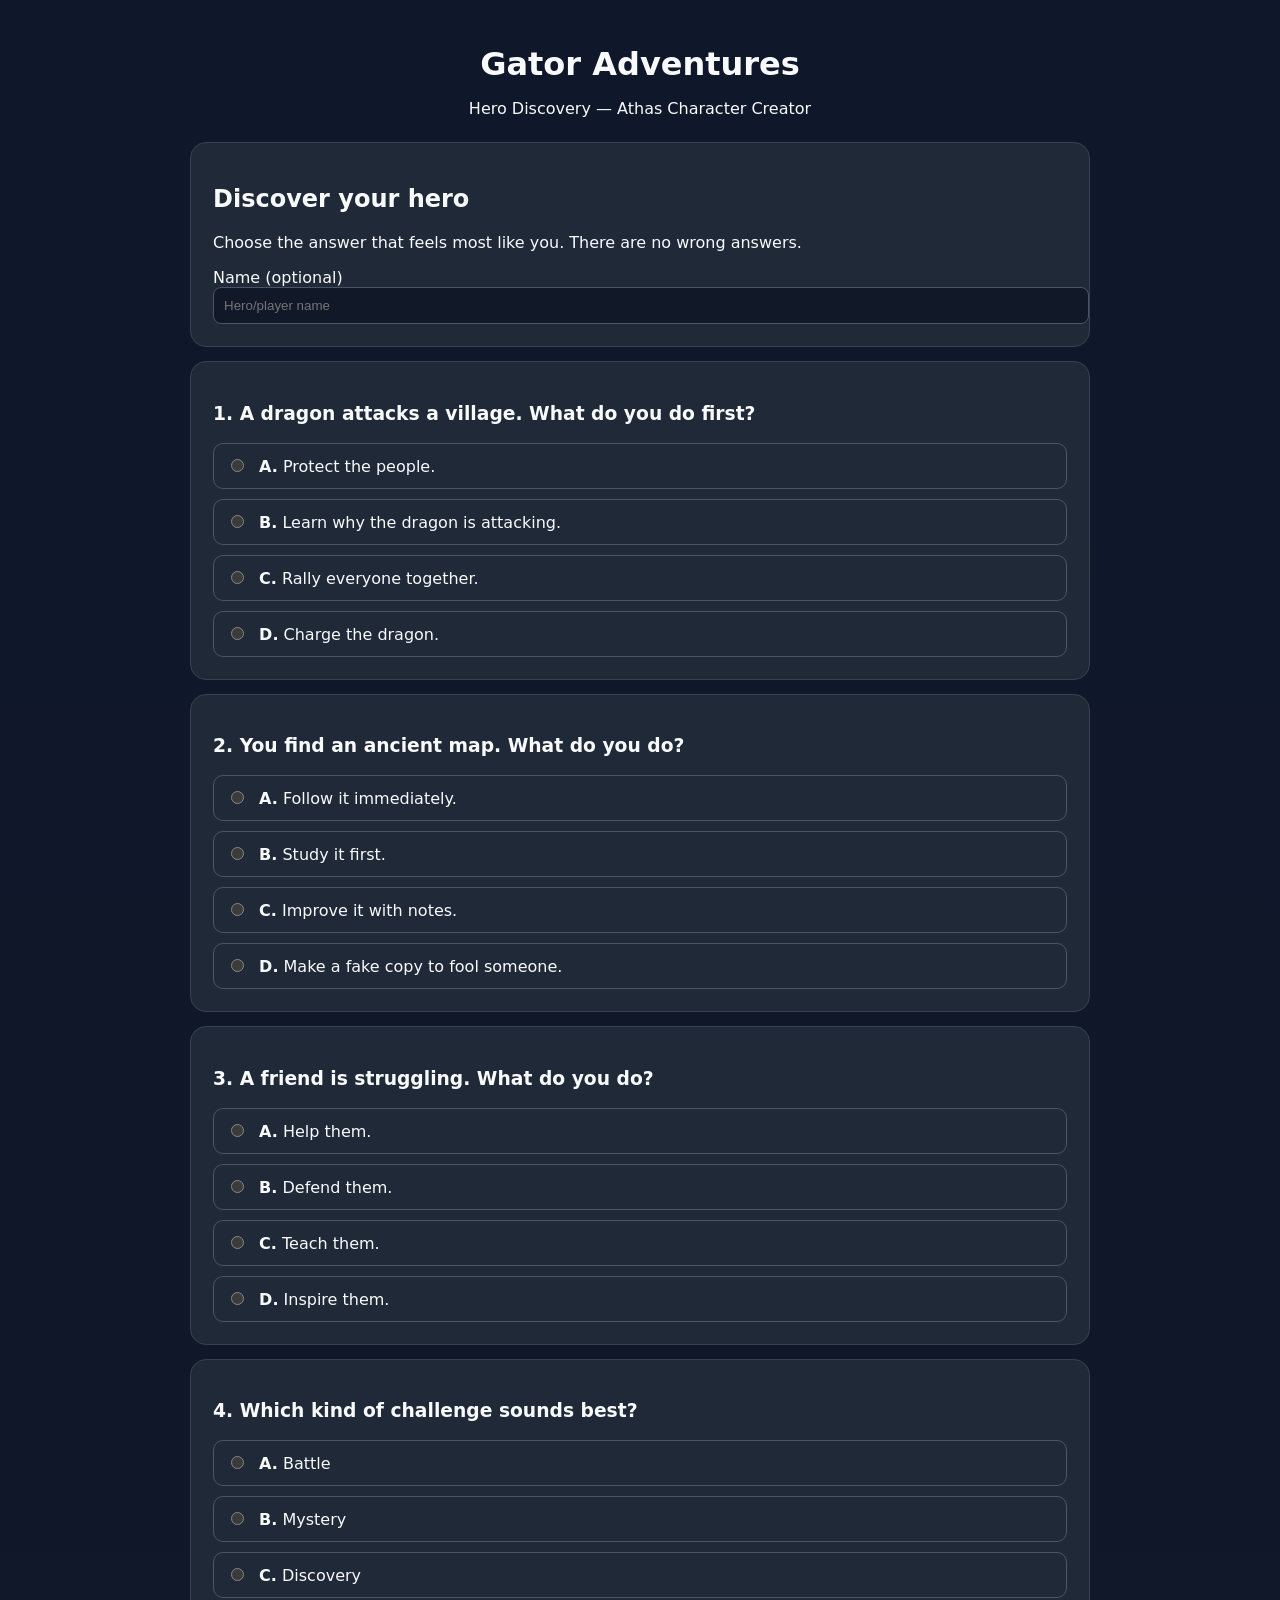
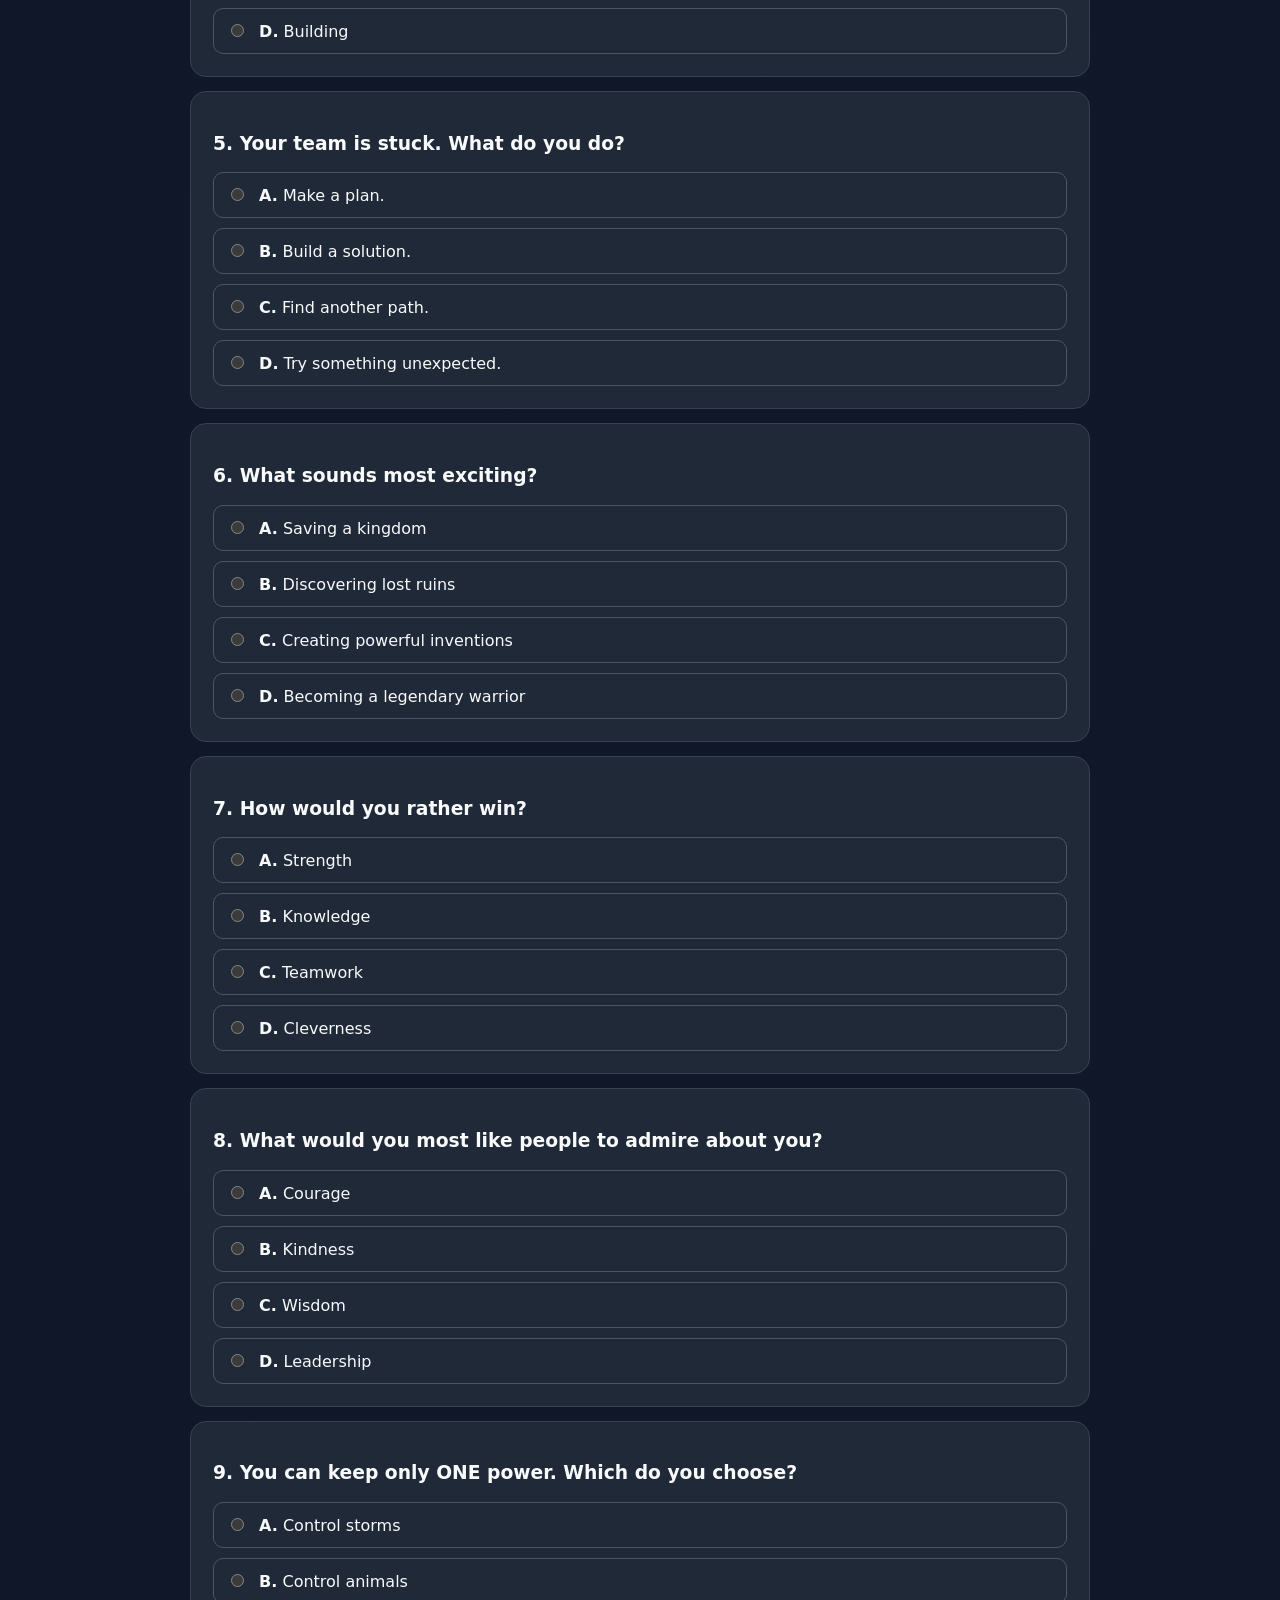
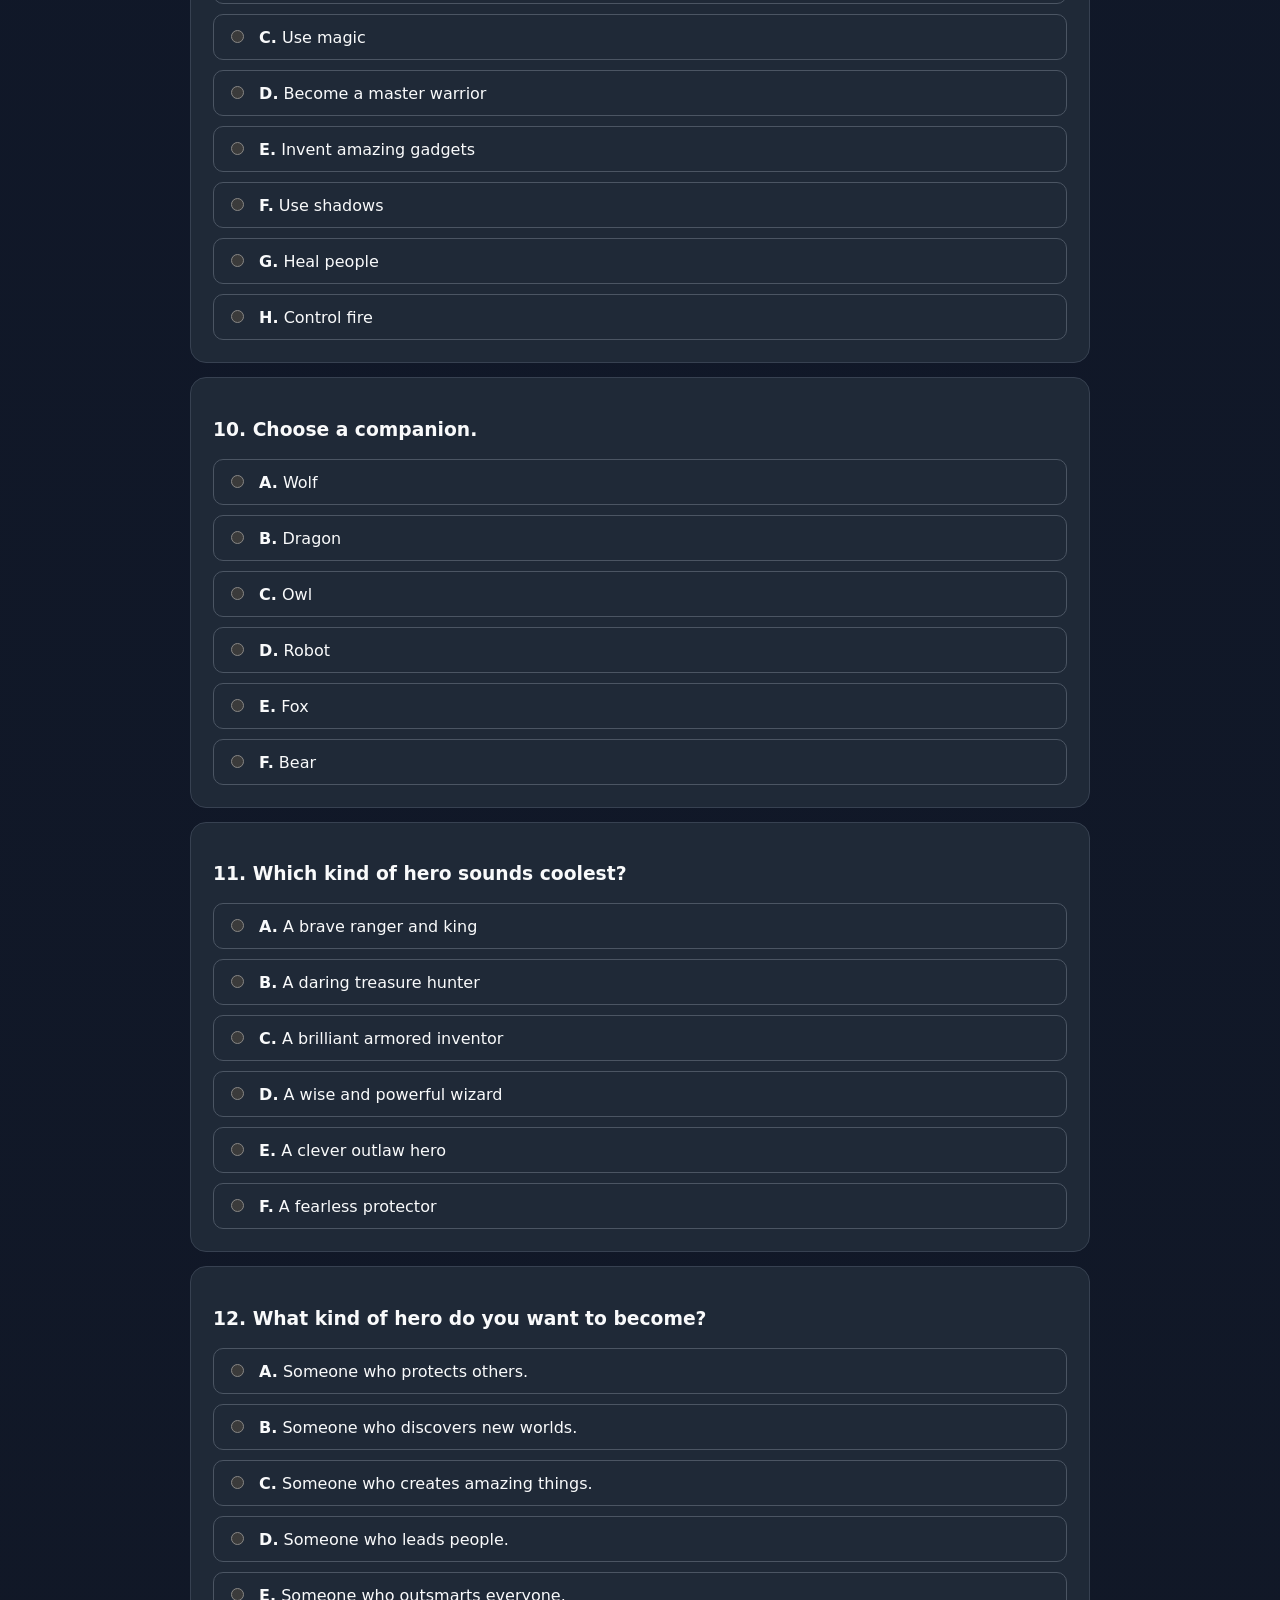
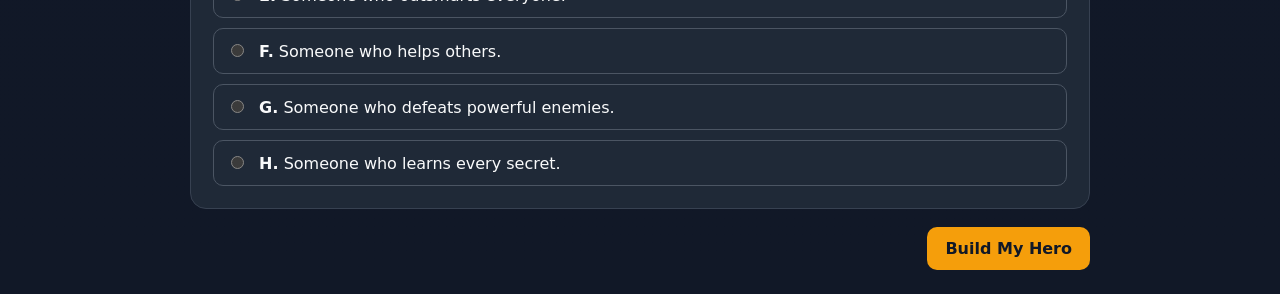
<file: index.html>
<!doctype html><html><head><meta charset='utf-8'><meta name='viewport' content='width=device-width,initial-scale=1'><title>Gator Adventures — Hero Discovery</title><link rel='stylesheet' href='style.css'></head><body><main><header><h1>Gator Adventures</h1><p>Hero Discovery — Athas Character Creator</p></header><section id='app'></section></main><script src='app.js'></script></body></html>
</file>
<file: style.css>
:root{font-family:system-ui,sans-serif;color-scheme:dark;background:#111827;color:#f9fafb}body{margin:0;background:linear-gradient(#0f172a,#111827);min-height:100vh}main{max-width:900px;margin:auto;padding:24px}header{text-align:center;margin-bottom:24px}h1{margin-bottom:4px}.card{background:#1f2937;border:1px solid #374151;border-radius:16px;padding:22px;margin:14px 0}.answers{display:grid;gap:10px}.answer,button,select{font:inherit}.answer{display:block;padding:12px;border:1px solid #4b5563;border-radius:10px;cursor:pointer}.answer:hover{background:#374151}.answer input{margin-right:10px}.actions{display:flex;gap:12px;justify-content:flex-end;margin-top:18px}button{border:0;border-radius:10px;padding:12px 18px;font-weight:700;cursor:pointer;background:#f59e0b;color:#111827}.secondary{background:#374151;color:white}.grid{display:grid;grid-template-columns:repeat(auto-fit,minmax(220px,1fr));gap:12px}.stat{background:#111827;padding:10px;border-radius:10px}.pill{display:inline-block;padding:5px 9px;margin:3px;border-radius:999px;background:#374151}.hero{font-size:1.2rem}.small{color:#cbd5e1;font-size:.92rem}.error{color:#fca5a5}.choice{width:100%;padding:10px;border-radius:8px;background:#111827;color:white;border:1px solid #4b5563}pre{white-space:pre-wrap;word-break:break-word;background:#0b1020;padding:12px;border-radius:10px}@media(max-width:600px){main{padding:12px}.actions{flex-direction:column}button{width:100%}}
</file>
